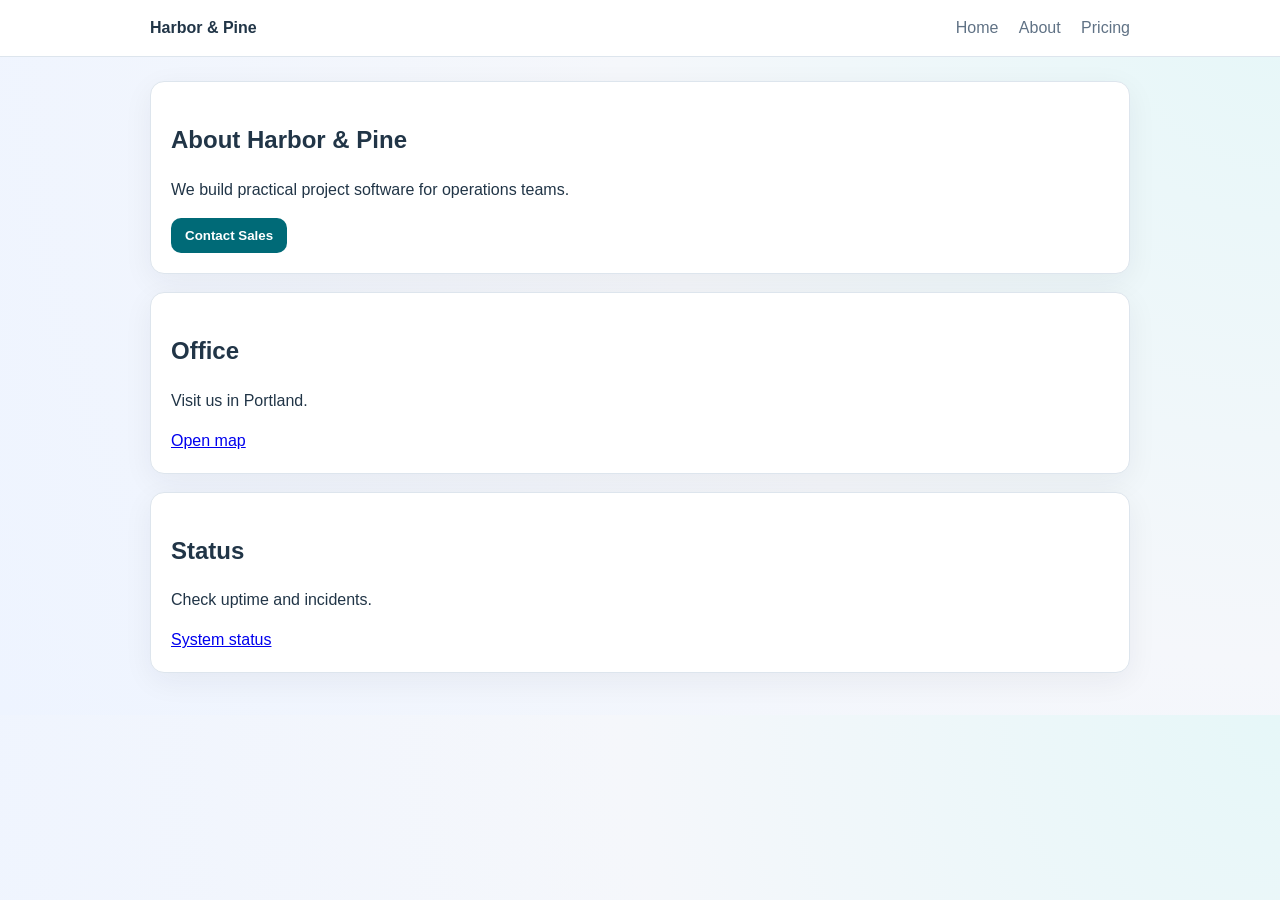
<file: about.html>
<!doctype html>
<html lang="en">
  <head>
    <meta charset="UTF-8" />
    <meta name="viewport" content="width=device-width, initial-scale=1.0" />
    <title>About - Harbor & Pine Co.</title>
    <link rel="stylesheet" href="styles.css" />
  </head>
  <body>
    <header class="site-header">
      <div class="container row">
        <a class="brand" href="indez.html">Harbor & Pine</a>
        <nav>
          <a href="index.html">Home</a>
          <a href="about.html">About</a>
          <a href="pricing.html">Pricing</a>
        </nav>
      </div>
    </header>

    <main class="container">
      <section class="card">
        <h1>About Harbor & Pine</h1>
        <p>We build practical project software for operations teams.</p>
        <button id="contactSales">Contact Sales</button>
      </section>

      <section class="card">
        <h2>Office</h2>
        <p>Visit us in Portland.</p>
        <a href="https://maps.gogle.com">Open map</a>
      </section>

      <section class="card">
        <h2>Status</h2>
        <p>Check uptime and incidents.</p>
        <a href="status.html">System status</a>
      </section>
    </main>

    <script src="script.js"></script>
  </body>
</html>
</file>
<file: styles.css>
:root {
  --bg: #f5f7fb;
  --surface: #ffffff;
  --text: #213547;
  --muted: #607285;
  --accent: #006a77;
  --accent-2: #83c5be;
  --border: #dde5ed;
}

* {
  box-sizing: border-box;
}

body {
  margin: 0;
  font-family: "Avenir Next", "Helvetica Neue", sans-serif;
  color: var(--text);
  background: radial-gradient(circle at top right, #e6f7f8 0%, var(--bg) 45%, #eef4ff 100%);
  line-height: 1.5;
}

.container {
  width: min(980px, 92vw);
  margin: 0 auto;
}

.row {
  display: flex;
  align-items: center;
  justify-content: space-between;
  gap: 16px;
}

.site-header,
.site-footer {
  background: var(--surface);
  border-bottom: 1px solid var(--border);
}

.site-footer {
  border-top: 1px solid var(--border);
  border-bottom: none;
  margin-top: 28px;
  padding: 18px 0;
}

.site-header {
  position: sticky;
  top: 0;
  z-index: 10;
}

.site-header .container {
  padding: 16px 0;
}

.brand {
  text-decoration: none;
  color: var(--text);
  font-weight: 700;
}

nav a {
  text-decoration: none;
  color: var(--muted);
  margin-left: 16px;
}

main {
  padding: 24px 0;
}

.card {
  background: var(--surface);
  border: 1px solid var(--border);
  border-radius: 14px;
  padding: 20px;
  margin-bottom: 18px;
  box-shadow: 0 8px 30px rgba(29, 42, 55, 0.06);
}

.hero h1 {
  margin: 0 0 8px;
}

.actions {
  display: flex;
  gap: 10px;
  margin-top: 14px;
  flex-wrap: wrap;
}

button,
.button-link {
  border: none;
  border-radius: 10px;
  background: var(--accent);
  color: #fff;
  padding: 10px 14px;
  font-weight: 600;
  text-decoration: none;
  cursor: pointer;
}

button:hover,
.button-link:hover {
  background: #055c66;
}

input {
  width: 100%;
  max-width: 360px;
  margin: 6px 0 10px;
  padding: 10px;
  border: 1px solid var(--border);
  border-radius: 8px;
}

.grid {
  display: grid;
  grid-template-columns: repeat(auto-fit, minmax(220px, 1fr));
  gap: 16px;
}

img {
  width: 100%;
  border-radius: 10px;
  border: 1px solid var(--border);
}
</file>
